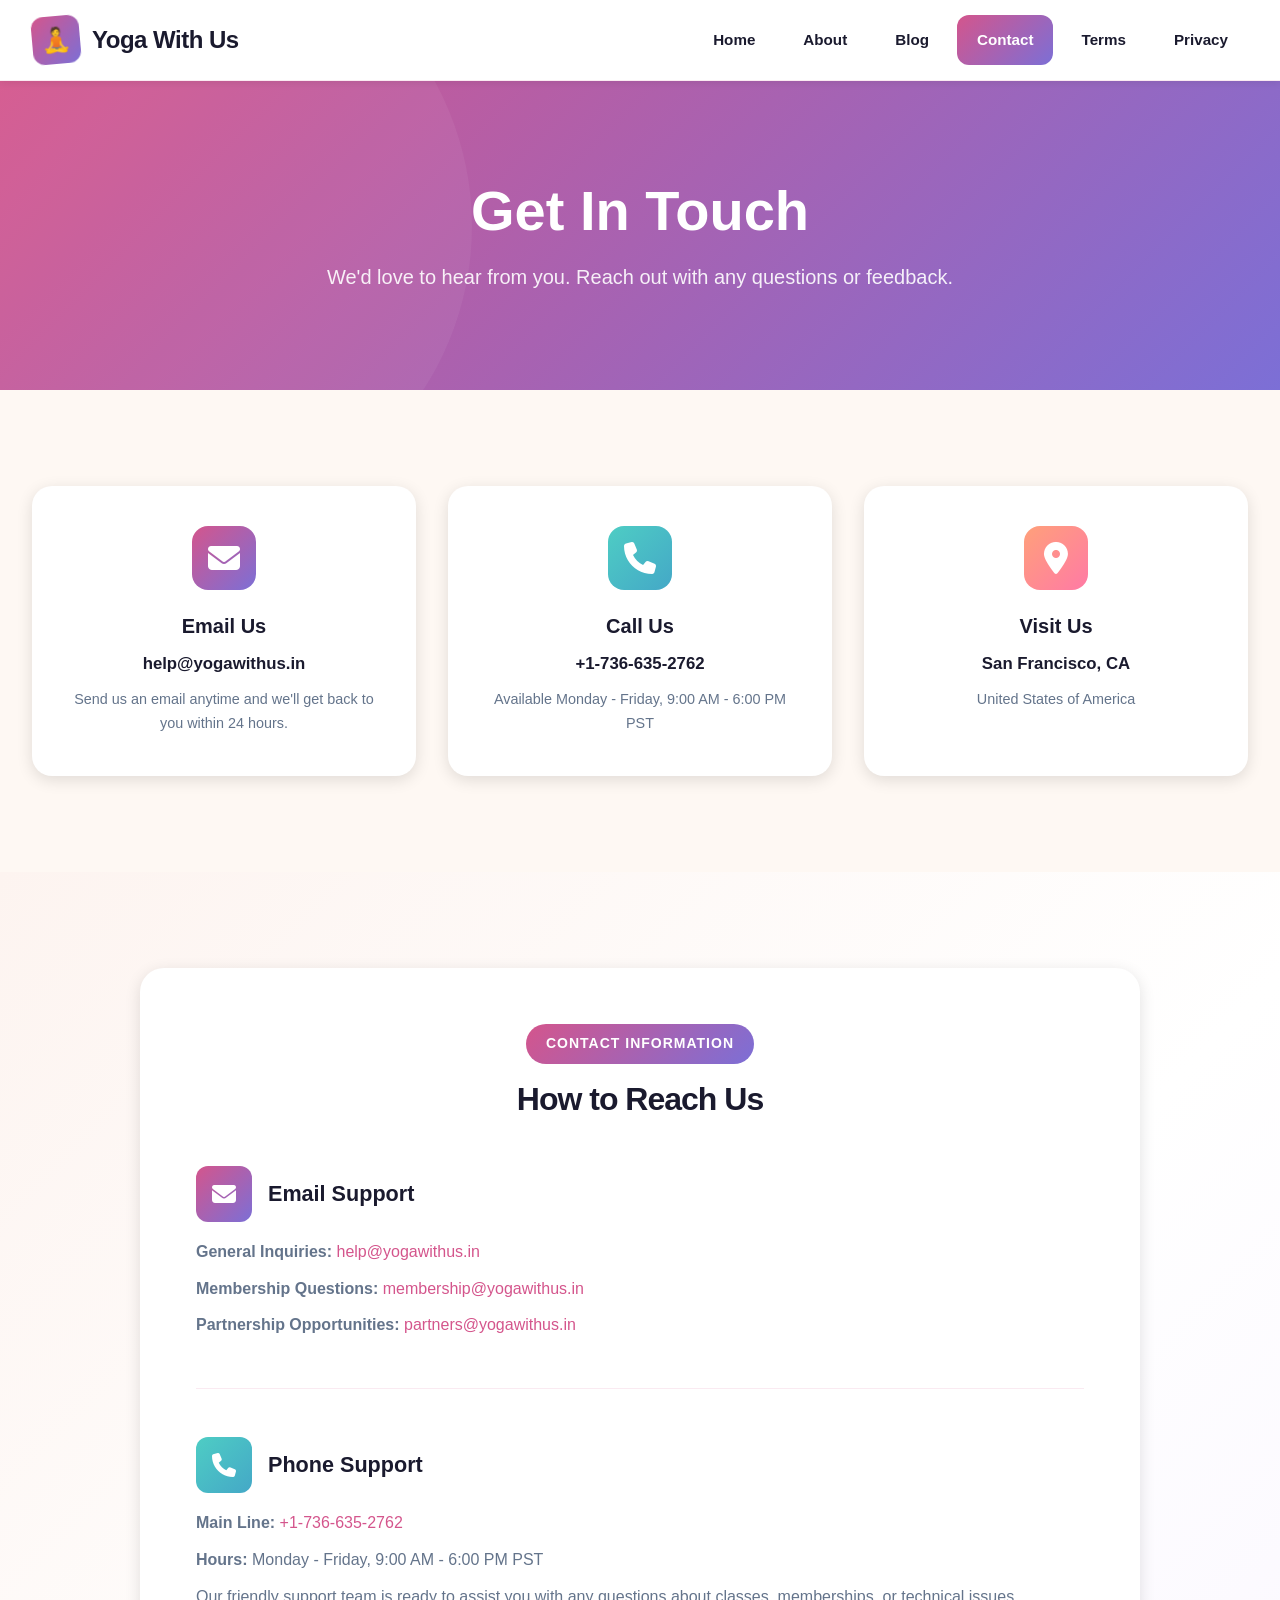
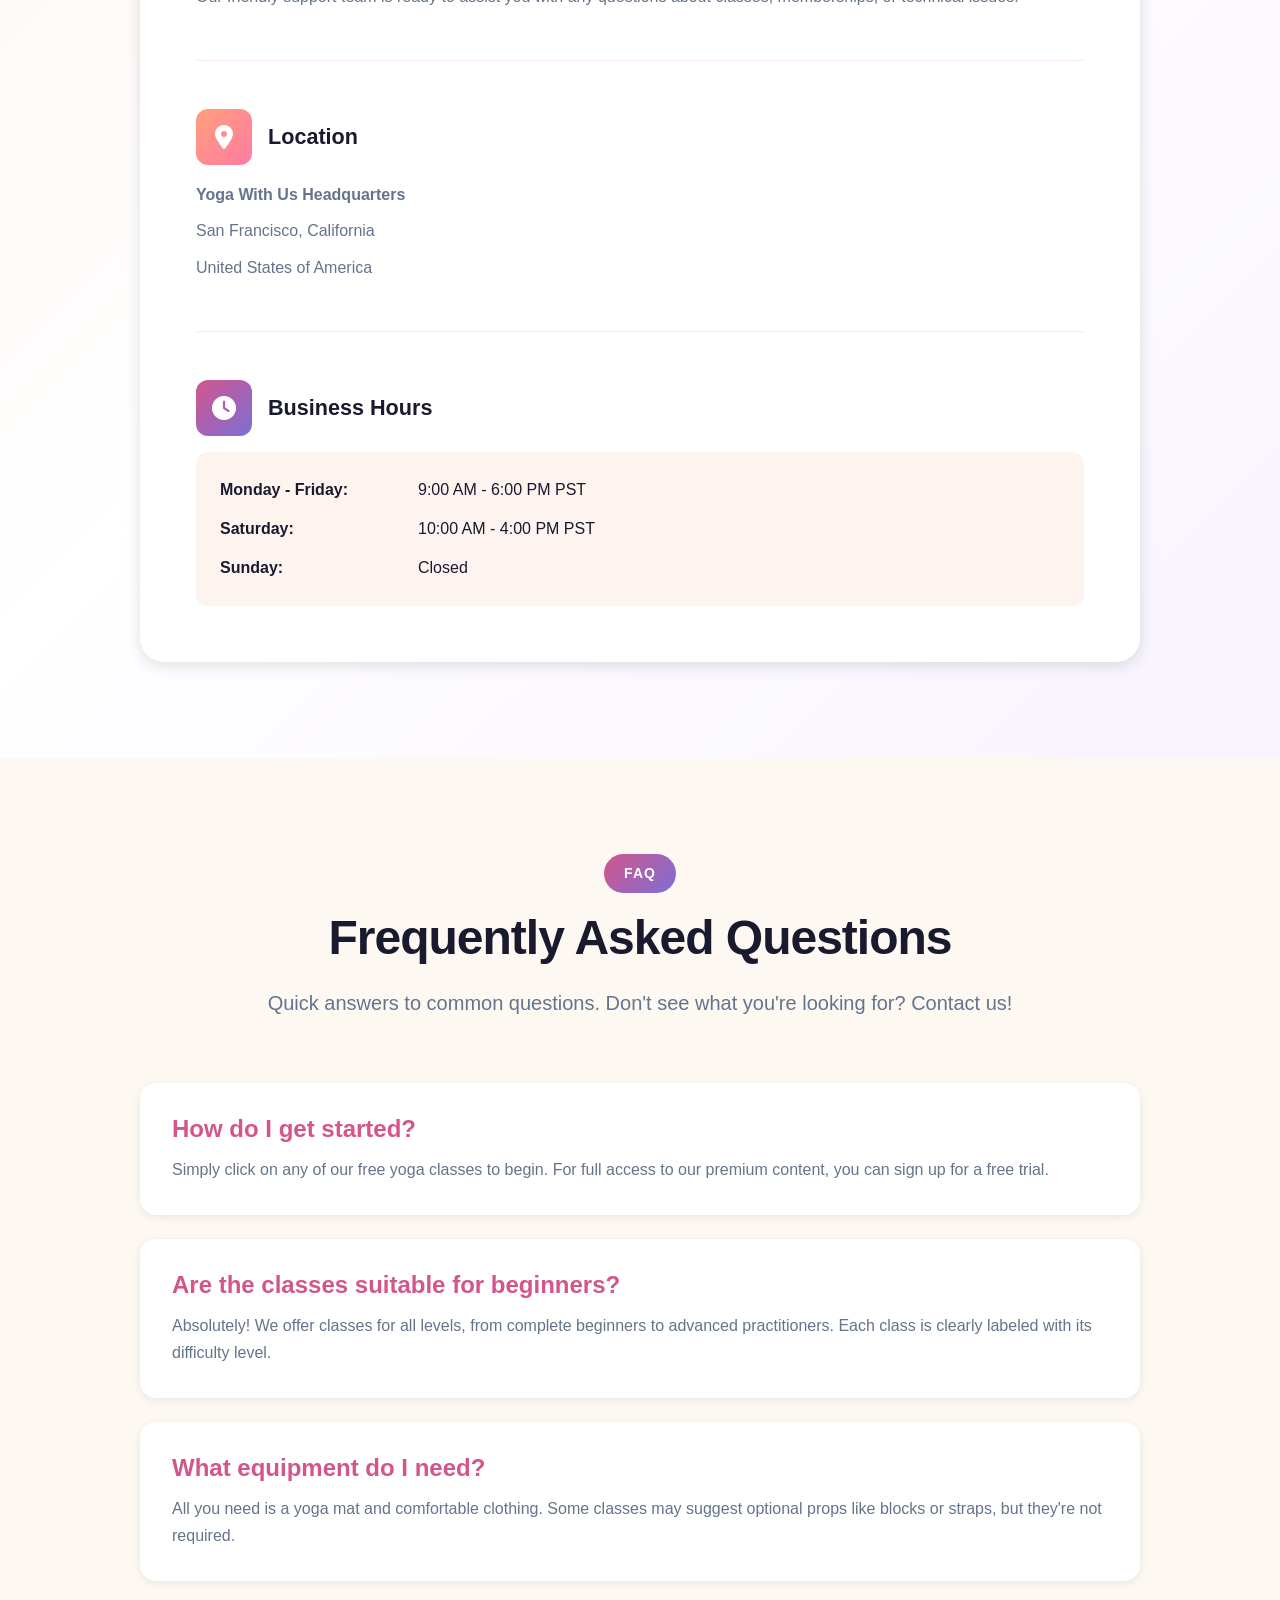
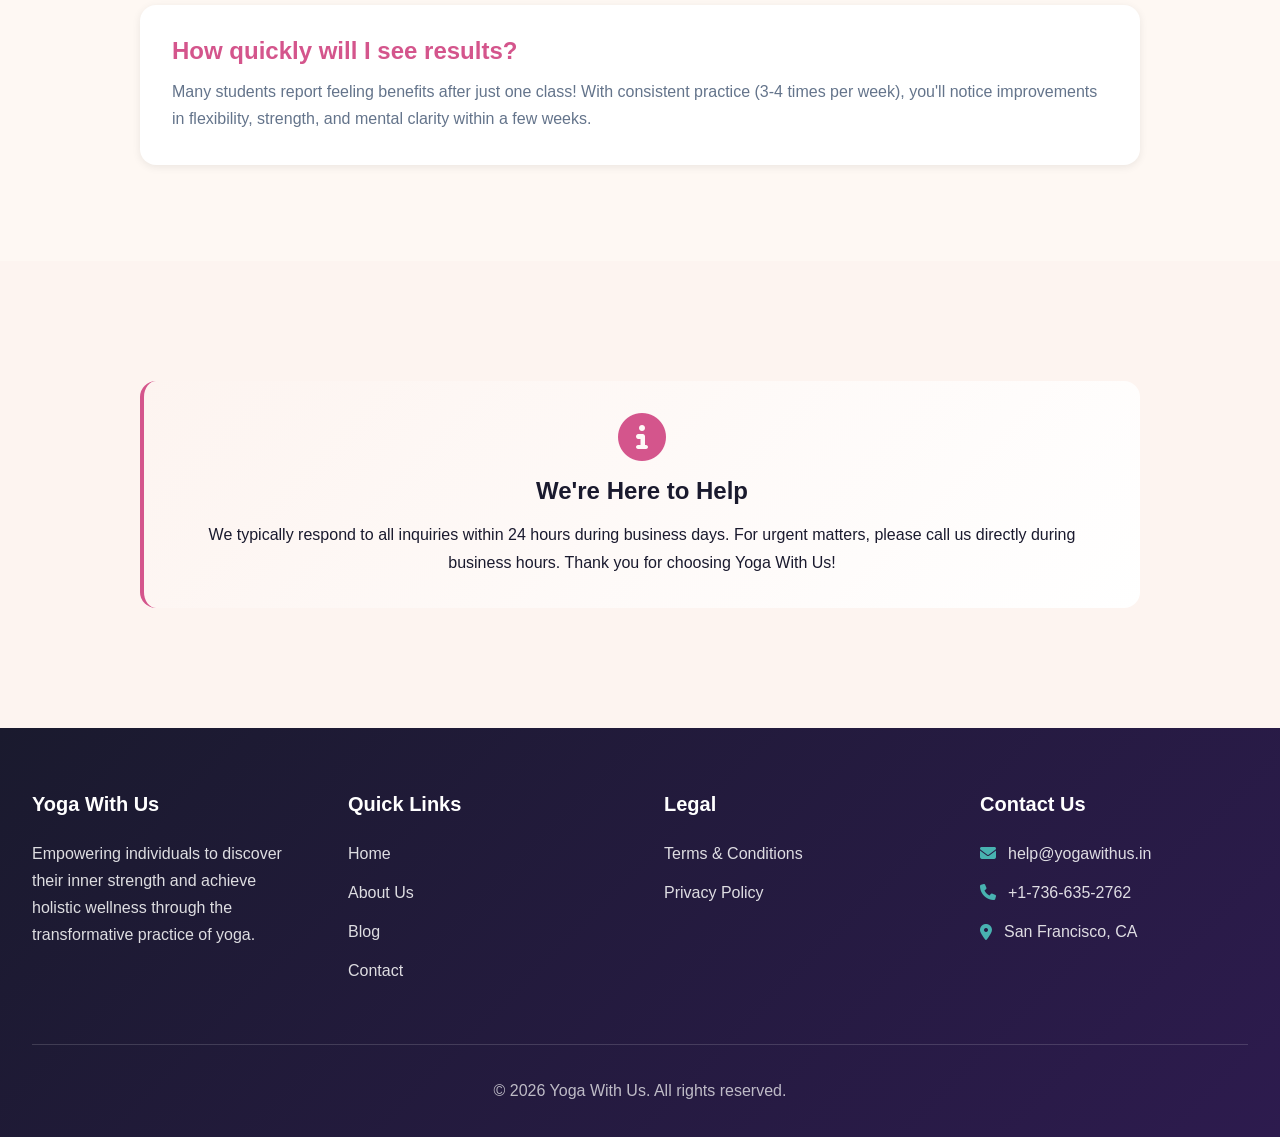
<file: contact.html>
<!DOCTYPE html>
<html lang="en">
<head>
    <meta charset="UTF-8">
    <meta name="viewport" content="width=device-width, initial-scale=1.0">
    <title>Contact Us - Yoga With Us</title>
    <link rel="stylesheet" href="styles.css">
    <link rel="stylesheet" href="https://cdnjs.cloudflare.com/ajax/libs/font-awesome/6.4.0/css/all.min.css">
</head>
<body>
    <!-- Navigation -->
    <nav class="navbar">
        <div class="nav-container">
            <a href="index.html" class="logo">
                <div class="logo-icon">🧘</div>
                <span>Yoga With Us</span>
            </a>
            <div class="nav-menu" id="navMenu">
                <a href="index.html" class="nav-link">Home</a>
                <a href="about.html" class="nav-link">About</a>
                <a href="blog.html" class="nav-link">Blog</a>
                <a href="contact.html" class="nav-link active">Contact</a>
                <a href="terms.html" class="nav-link">Terms</a>
                <a href="privacy.html" class="nav-link">Privacy</a>
            </div>
            <button class="mobile-menu-btn" id="mobileMenuBtn">
                <i class="fas fa-bars"></i>
            </button>
        </div>
    </nav>

    <!-- Hero Section -->
    <section class="page-header">
        <h1>Get In Touch</h1>
        <p>We'd love to hear from you. Reach out with any questions or feedback.</p>
    </section>

    <!-- Contact Cards -->
    <section class="section">
        <div class="container">
            <div class="grid grid-3">
                <div class="contact-card">
                    <div class="contact-card-icon">
                        <i class="fas fa-envelope"></i>
                    </div>
                    <h3>Email Us</h3>
                    <p class="value">help@yogawithus.in</p>
                    <p class="description">Send us an email anytime and we'll get back to you within 24 hours.</p>
                </div>
                <div class="contact-card">
                    <div class="contact-card-icon" style="background: var(--gradient-2);">
                        <i class="fas fa-phone"></i>
                    </div>
                    <h3>Call Us</h3>
                    <p class="value">+1-736-635-2762</p>
                    <p class="description">Available Monday - Friday, 9:00 AM - 6:00 PM PST</p>
                </div>
                <div class="contact-card">
                    <div class="contact-card-icon" style="background: var(--gradient-3);">
                        <i class="fas fa-map-marker-alt"></i>
                    </div>
                    <h3>Visit Us</h3>
                    <p class="value">San Francisco, CA</p>
                    <p class="description">United States of America</p>
                </div>
            </div>
        </div>
    </section>

    <!-- Detailed Contact Info -->
    <section class="section section-gradient">
        <div class="container-narrow">
            <div class="content-box">
                <div class="section-header" style="margin-bottom: 3rem;">
                    <span class="section-badge">Contact Information</span>
                    <h2>How to Reach Us</h2>
                </div>

                <div style="margin-bottom: 3rem;">
                    <div style="display: flex; align-items: center; gap: 1rem; margin-bottom: 1rem;">
                        <div style="width: 3.5rem; height: 3.5rem; background: var(--gradient-1); border-radius: 0.75rem; display: flex; align-items: center; justify-content: center; color: white; font-size: 1.5rem;">
                            <i class="fas fa-envelope"></i>
                        </div>
                        <div>
                            <h3 style="margin: 0;">Email Support</h3>
                        </div>
                    </div>
                    <p style="margin-bottom: 0.5rem;"><strong>General Inquiries:</strong> <a href="mailto:help@yogawithus.in" style="color: var(--primary); text-decoration: none;">help@yogawithus.in</a></p>
                    <p style="margin-bottom: 0.5rem;"><strong>Membership Questions:</strong> <a href="mailto:membership@yogawithus.in" style="color: var(--primary); text-decoration: none;">membership@yogawithus.in</a></p>
                    <p><strong>Partnership Opportunities:</strong> <a href="mailto:partners@yogawithus.in" style="color: var(--primary); text-decoration: none;">partners@yogawithus.in</a></p>
                </div>

                <div style="margin-bottom: 3rem; padding-top: 3rem; border-top: 1px solid var(--border);">
                    <div style="display: flex; align-items: center; gap: 1rem; margin-bottom: 1rem;">
                        <div style="width: 3.5rem; height: 3.5rem; background: var(--gradient-2); border-radius: 0.75rem; display: flex; align-items: center; justify-content: center; color: white; font-size: 1.5rem;">
                            <i class="fas fa-phone"></i>
                        </div>
                        <div>
                            <h3 style="margin: 0;">Phone Support</h3>
                        </div>
                    </div>
                    <p style="margin-bottom: 0.5rem;"><strong>Main Line:</strong> <a href="tel:+17366352762" style="color: var(--primary); text-decoration: none;">+1-736-635-2762</a></p>
                    <p style="margin-bottom: 0.5rem;"><strong>Hours:</strong> Monday - Friday, 9:00 AM - 6:00 PM PST</p>
                    <p>Our friendly support team is ready to assist you with any questions about classes, memberships, or technical issues.</p>
                </div>

                <div style="margin-bottom: 3rem; padding-top: 3rem; border-top: 1px solid var(--border);">
                    <div style="display: flex; align-items: center; gap: 1rem; margin-bottom: 1rem;">
                        <div style="width: 3.5rem; height: 3.5rem; background: var(--gradient-3); border-radius: 0.75rem; display: flex; align-items: center; justify-content: center; color: white; font-size: 1.5rem;">
                            <i class="fas fa-map-marker-alt"></i>
                        </div>
                        <div>
                            <h3 style="margin: 0;">Location</h3>
                        </div>
                    </div>
                    <p style="margin-bottom: 0.5rem;"><strong>Yoga With Us Headquarters</strong></p>
                    <p style="margin-bottom: 0.5rem;">San Francisco, California</p>
                    <p>United States of America</p>
                </div>

                <div style="padding-top: 3rem; border-top: 1px solid var(--border);">
                    <div style="display: flex; align-items: center; gap: 1rem; margin-bottom: 1rem;">
                        <div style="width: 3.5rem; height: 3.5rem; background: var(--gradient-1); border-radius: 0.75rem; display: flex; align-items: center; justify-content: center; color: white; font-size: 1.5rem;">
                            <i class="fas fa-clock"></i>
                        </div>
                        <div>
                            <h3 style="margin: 0;">Business Hours</h3>
                        </div>
                    </div>
                    <div style="background: var(--muted); padding: 1.5rem; border-radius: 0.75rem; margin-top: 1rem;">
                        <div style="display: grid; grid-template-columns: 1fr 1fr; gap: 0.75rem; max-width: 24rem;">
                            <span style="font-weight: 600;">Monday - Friday:</span>
                            <span>9:00 AM - 6:00 PM PST</span>
                            <span style="font-weight: 600;">Saturday:</span>
                            <span>10:00 AM - 4:00 PM PST</span>
                            <span style="font-weight: 600;">Sunday:</span>
                            <span>Closed</span>
                        </div>
                    </div>
                </div>
            </div>
        </div>
    </section>

    <!-- FAQ Section -->
    <section class="section">
        <div class="container-narrow">
            <div class="section-header">
                <span class="section-badge">FAQ</span>
                <h2>Frequently Asked Questions</h2>
                <p>Quick answers to common questions. Don't see what you're looking for? Contact us!</p>
            </div>
            <div style="display: flex; flex-direction: column; gap: 1.5rem;">
                <div style="background: white; padding: 2rem; border-radius: 1rem; box-shadow: var(--shadow-sm);">
                    <h3 style="margin-bottom: 0.75rem; color: var(--primary);">How do I get started?</h3>
                    <p style="margin: 0; color: var(--muted-foreground);">Simply click on any of our free yoga classes to begin. For full access to our premium content, you can sign up for a free trial.</p>
                </div>
                <div style="background: white; padding: 2rem; border-radius: 1rem; box-shadow: var(--shadow-sm);">
                    <h3 style="margin-bottom: 0.75rem; color: var(--primary);">Are the classes suitable for beginners?</h3>
                    <p style="margin: 0; color: var(--muted-foreground);">Absolutely! We offer classes for all levels, from complete beginners to advanced practitioners. Each class is clearly labeled with its difficulty level.</p>
                </div>
                <div style="background: white; padding: 2rem; border-radius: 1rem; box-shadow: var(--shadow-sm);">
                    <h3 style="margin-bottom: 0.75rem; color: var(--primary);">What equipment do I need?</h3>
                    <p style="margin: 0; color: var(--muted-foreground);">All you need is a yoga mat and comfortable clothing. Some classes may suggest optional props like blocks or straps, but they're not required.</p>
                </div>
                <div style="background: white; padding: 2rem; border-radius: 1rem; box-shadow: var(--shadow-sm);">
                    <h3 style="margin-bottom: 0.75rem; color: var(--primary);">How quickly will I see results?</h3>
                    <p style="margin: 0; color: var(--muted-foreground);">Many students report feeling benefits after just one class! With consistent practice (3-4 times per week), you'll notice improvements in flexibility, strength, and mental clarity within a few weeks.</p>
                </div>
            </div>
        </div>
    </section>

    <!-- Response Notice -->
    <section class="section section-alt">
        <div class="container-narrow">
            <div class="info-box" style="text-align: center;">
                <i class="fas fa-info-circle" style="font-size: 3rem; color: var(--primary); margin-bottom: 1rem; display: block;"></i>
                <h3 style="font-size: 1.5rem; margin-bottom: 1rem;">We're Here to Help</h3>
                <p style="margin: 0;">We typically respond to all inquiries within 24 hours during business days. For urgent matters, please call us directly during business hours. Thank you for choosing Yoga With Us!</p>
            </div>
        </div>
    </section>

    <!-- Footer -->
    <footer class="footer">
        <div class="footer-grid">
            <div class="footer-col">
                <h3>Yoga With Us</h3>
                <p>Empowering individuals to discover their inner strength and achieve holistic wellness through the transformative practice of yoga.</p>
            </div>
            <div class="footer-col">
                <h3>Quick Links</h3>
                <ul>
                    <li><a href="index.html">Home</a></li>
                    <li><a href="about.html">About Us</a></li>
                    <li><a href="blog.html">Blog</a></li>
                    <li><a href="contact.html">Contact</a></li>
                </ul>
            </div>
            <div class="footer-col">
                <h3>Legal</h3>
                <ul>
                    <li><a href="terms.html">Terms & Conditions</a></li>
                    <li><a href="privacy.html">Privacy Policy</a></li>
                </ul>
            </div>
            <div class="footer-col">
                <h3>Contact Us</h3>
                <ul class="contact-list">
                    <li><i class="fas fa-envelope"></i> help@yogawithus.in</li>
                    <li><i class="fas fa-phone"></i> +1-736-635-2762</li>
                    <li><i class="fas fa-map-marker-alt"></i> San Francisco, CA</li>
                </ul>
            </div>
        </div>
        <div class="footer-bottom">
            <p>&copy; <span id="currentYear"></span> Yoga With Us. All rights reserved.</p>
        </div>
    </footer>

    <script src="script.js"></script>
</body>
</html>
</file>
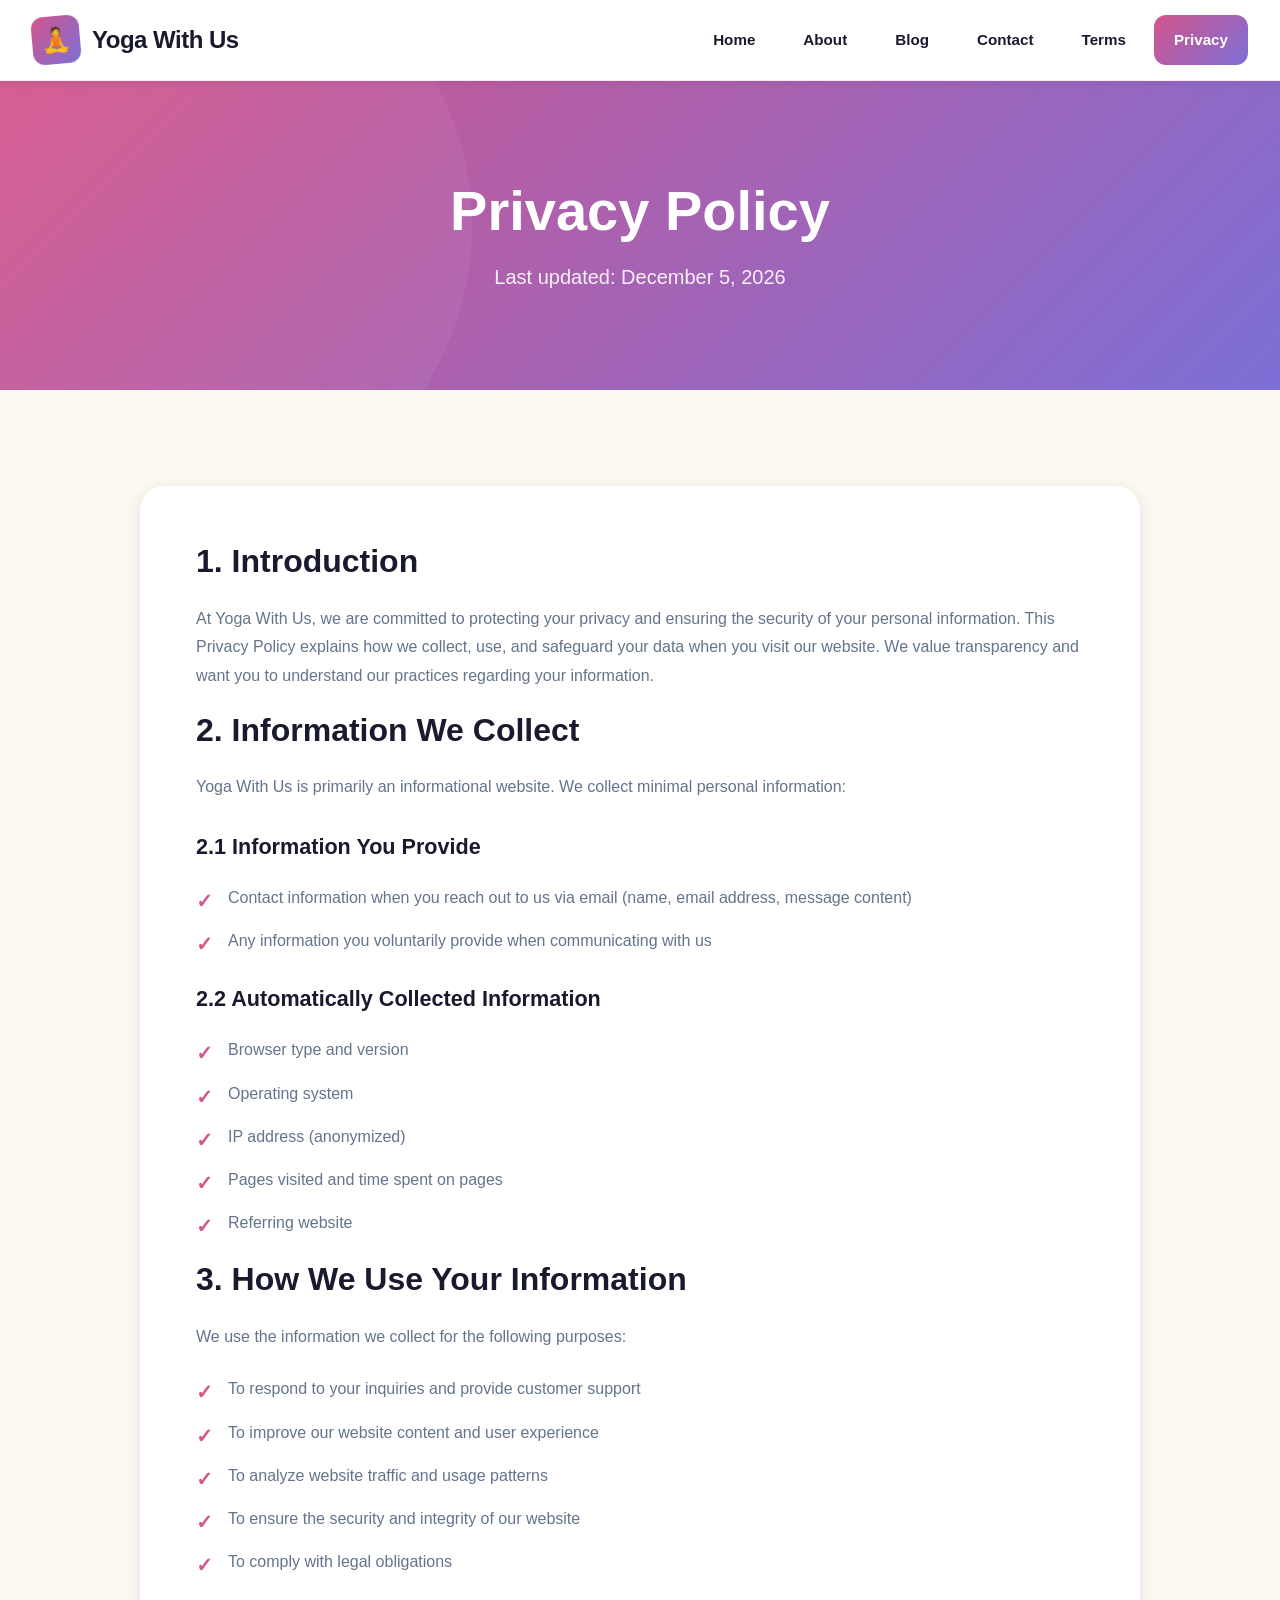
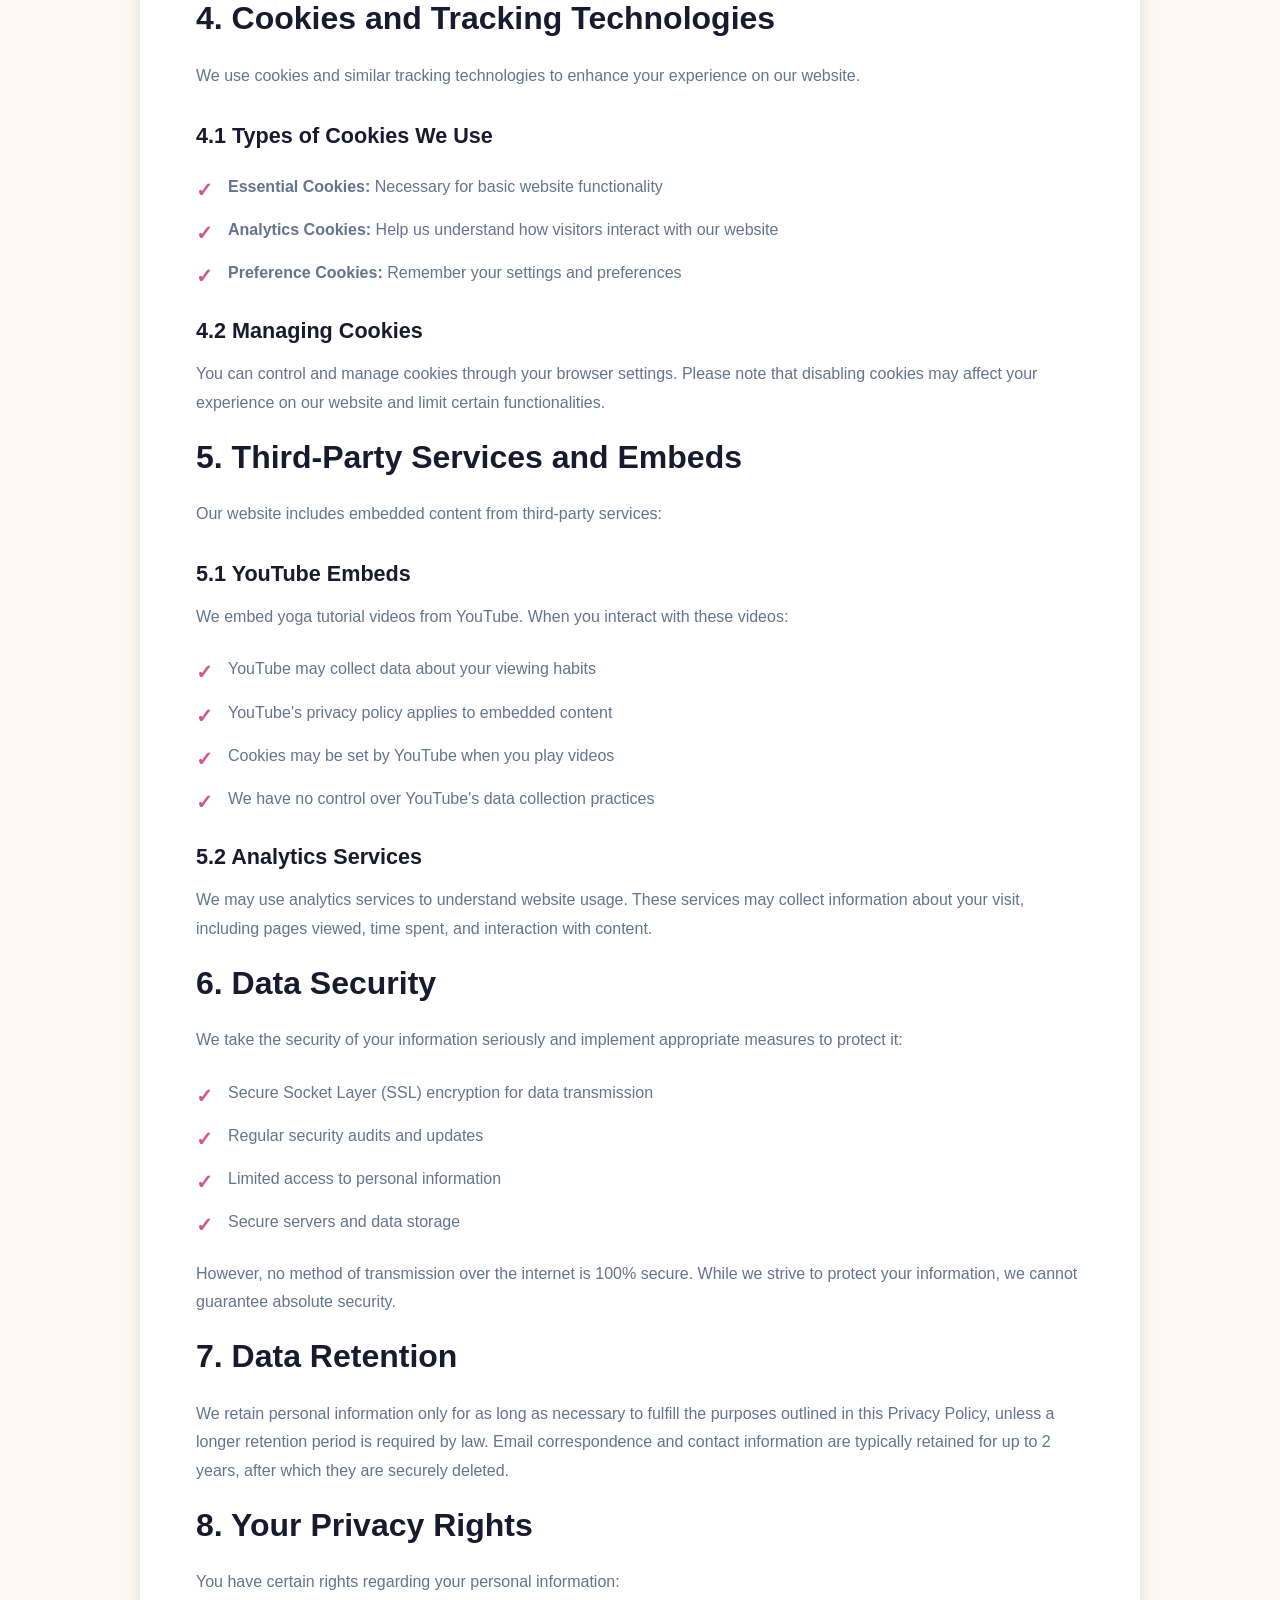
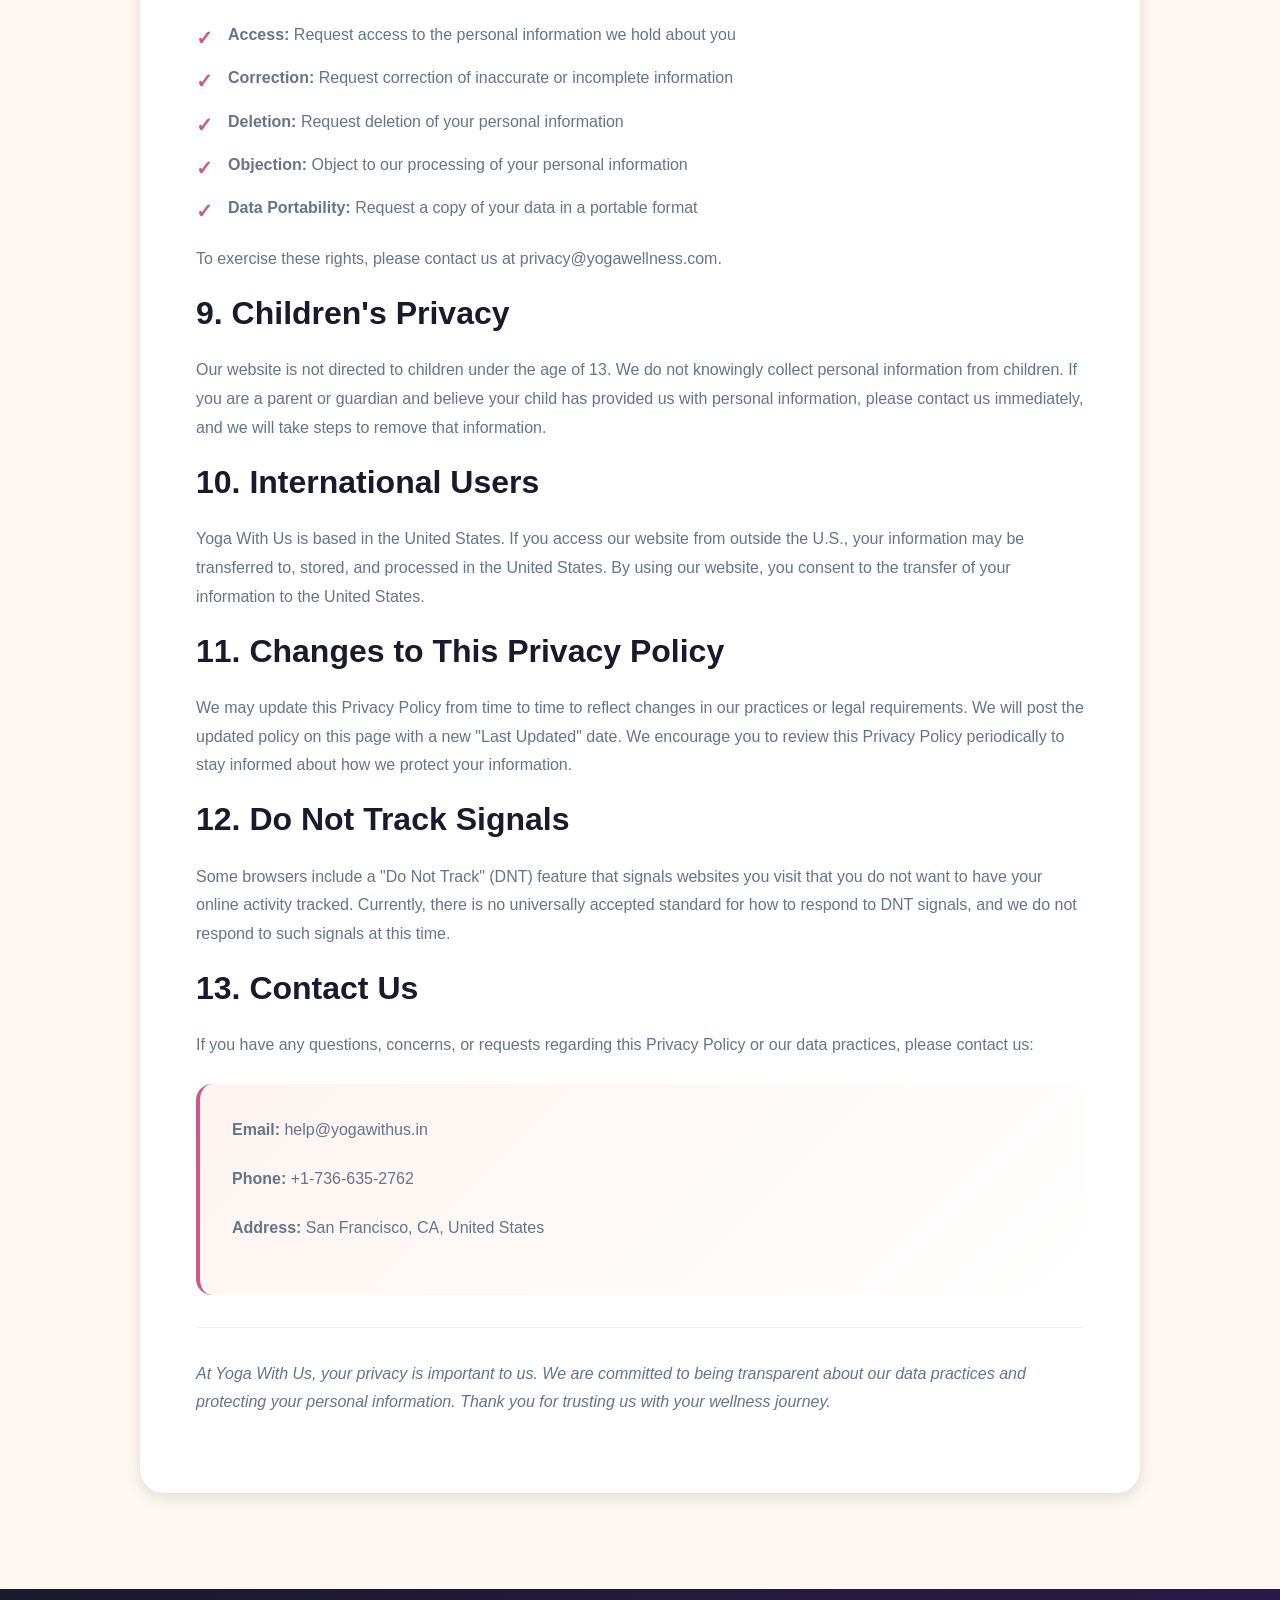
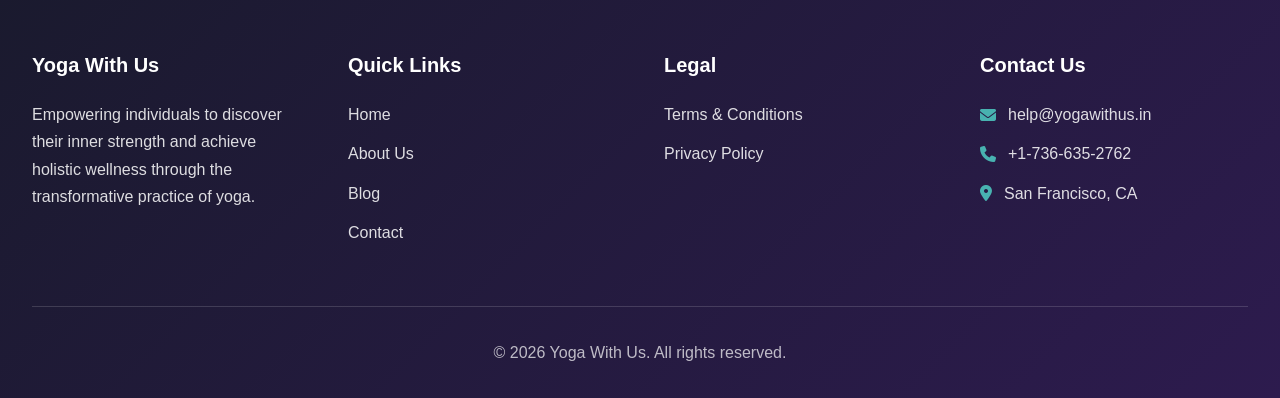
<file: privacy.html>
<!DOCTYPE html>
<html lang="en">
<head>
    <meta charset="UTF-8">
    <meta name="viewport" content="width=device-width, initial-scale=1.0">
    <title>Privacy Policy - Yoga With Us</title>
    <link rel="stylesheet" href="styles.css">
    <link rel="stylesheet" href="https://cdnjs.cloudflare.com/ajax/libs/font-awesome/6.4.0/css/all.min.css">
</head>
<body>
    <!-- Navigation -->
    <nav class="navbar">
        <div class="nav-container">
            <a href="index.html" class="logo">
                <div class="logo-icon">🧘</div>
                <span>Yoga With Us</span>
            </a>
            <div class="nav-menu" id="navMenu">
                <a href="index.html" class="nav-link">Home</a>
                <a href="about.html" class="nav-link">About</a>
                <a href="blog.html" class="nav-link">Blog</a>
                <a href="contact.html" class="nav-link">Contact</a>
                <a href="terms.html" class="nav-link">Terms</a>
                <a href="privacy.html" class="nav-link active">Privacy</a>
            </div>
            <button class="mobile-menu-btn" id="mobileMenuBtn">
                <i class="fas fa-bars"></i>
            </button>
        </div>
    </nav>

    <!-- Hero Section -->
    <section class="page-header">
        <h1>Privacy Policy</h1>
        <p>Last updated: <span id="lastUpdated"></span></p>
    </section>

    <!-- Content -->
    <section class="section">
        <div class="container-narrow">
            <div class="content-box">
                <h2>1. Introduction</h2>
                <p>At Yoga With Us, we are committed to protecting your privacy and ensuring the security of your personal information. This Privacy Policy explains how we collect, use, and safeguard your data when you visit our website. We value transparency and want you to understand our practices regarding your information.</p>

                <h2>2. Information We Collect</h2>
                <p>Yoga With Us is primarily an informational website. We collect minimal personal information:</p>
                
                <h3>2.1 Information You Provide</h3>
                <ul>
                    <li>Contact information when you reach out to us via email (name, email address, message content)</li>
                    <li>Any information you voluntarily provide when communicating with us</li>
                </ul>

                <h3>2.2 Automatically Collected Information</h3>
                <ul>
                    <li>Browser type and version</li>
                    <li>Operating system</li>
                    <li>IP address (anonymized)</li>
                    <li>Pages visited and time spent on pages</li>
                    <li>Referring website</li>
                </ul>

                <h2>3. How We Use Your Information</h2>
                <p>We use the information we collect for the following purposes:</p>
                <ul>
                    <li>To respond to your inquiries and provide customer support</li>
                    <li>To improve our website content and user experience</li>
                    <li>To analyze website traffic and usage patterns</li>
                    <li>To ensure the security and integrity of our website</li>
                    <li>To comply with legal obligations</li>
                </ul>

                <h2>4. Cookies and Tracking Technologies</h2>
                <p>We use cookies and similar tracking technologies to enhance your experience on our website.</p>
                
                <h3>4.1 Types of Cookies We Use</h3>
                <ul>
                    <li><strong>Essential Cookies:</strong> Necessary for basic website functionality</li>
                    <li><strong>Analytics Cookies:</strong> Help us understand how visitors interact with our website</li>
                    <li><strong>Preference Cookies:</strong> Remember your settings and preferences</li>
                </ul>

                <h3>4.2 Managing Cookies</h3>
                <p>You can control and manage cookies through your browser settings. Please note that disabling cookies may affect your experience on our website and limit certain functionalities.</p>

                <h2>5. Third-Party Services and Embeds</h2>
                <p>Our website includes embedded content from third-party services:</p>
                
                <h3>5.1 YouTube Embeds</h3>
                <p>We embed yoga tutorial videos from YouTube. When you interact with these videos:</p>
                <ul>
                    <li>YouTube may collect data about your viewing habits</li>
                    <li>YouTube's privacy policy applies to embedded content</li>
                    <li>Cookies may be set by YouTube when you play videos</li>
                    <li>We have no control over YouTube's data collection practices</li>
                </ul>

                <h3>5.2 Analytics Services</h3>
                <p>We may use analytics services to understand website usage. These services may collect information about your visit, including pages viewed, time spent, and interaction with content.</p>

                <h2>6. Data Security</h2>
                <p>We take the security of your information seriously and implement appropriate measures to protect it:</p>
                <ul>
                    <li>Secure Socket Layer (SSL) encryption for data transmission</li>
                    <li>Regular security audits and updates</li>
                    <li>Limited access to personal information</li>
                    <li>Secure servers and data storage</li>
                </ul>
                <p>However, no method of transmission over the internet is 100% secure. While we strive to protect your information, we cannot guarantee absolute security.</p>

                <h2>7. Data Retention</h2>
                <p>We retain personal information only for as long as necessary to fulfill the purposes outlined in this Privacy Policy, unless a longer retention period is required by law. Email correspondence and contact information are typically retained for up to 2 years, after which they are securely deleted.</p>

                <h2>8. Your Privacy Rights</h2>
                <p>You have certain rights regarding your personal information:</p>
                <ul>
                    <li><strong>Access:</strong> Request access to the personal information we hold about you</li>
                    <li><strong>Correction:</strong> Request correction of inaccurate or incomplete information</li>
                    <li><strong>Deletion:</strong> Request deletion of your personal information</li>
                    <li><strong>Objection:</strong> Object to our processing of your personal information</li>
                    <li><strong>Data Portability:</strong> Request a copy of your data in a portable format</li>
                </ul>
                <p>To exercise these rights, please contact us at privacy@yogawellness.com.</p>

                <h2>9. Children's Privacy</h2>
                <p>Our website is not directed to children under the age of 13. We do not knowingly collect personal information from children. If you are a parent or guardian and believe your child has provided us with personal information, please contact us immediately, and we will take steps to remove that information.</p>

                <h2>10. International Users</h2>
                <p>Yoga With Us is based in the United States. If you access our website from outside the U.S., your information may be transferred to, stored, and processed in the United States. By using our website, you consent to the transfer of your information to the United States.</p>

                <h2>11. Changes to This Privacy Policy</h2>
                <p>We may update this Privacy Policy from time to time to reflect changes in our practices or legal requirements. We will post the updated policy on this page with a new "Last Updated" date. We encourage you to review this Privacy Policy periodically to stay informed about how we protect your information.</p>

                <h2>12. Do Not Track Signals</h2>
                <p>Some browsers include a "Do Not Track" (DNT) feature that signals websites you visit that you do not want to have your online activity tracked. Currently, there is no universally accepted standard for how to respond to DNT signals, and we do not respond to such signals at this time.</p>

                <h2>13. Contact Us</h2>
                <p>If you have any questions, concerns, or requests regarding this Privacy Policy or our data practices, please contact us:</p>
                <div class="info-box">
                    <p><strong>Email:</strong> help@yogawithus.in</p>
                    <p><strong>Phone:</strong> +1-736-635-2762</p>
                    <p><strong>Address:</strong> San Francisco, CA, United States</p>
                </div>

                <div style="border-top: 1px solid var(--border); padding-top: 2rem; margin-top: 2rem;">
                    <p style="font-style: italic;">At Yoga With Us, your privacy is important to us. We are committed to being transparent about our data practices and protecting your personal information. Thank you for trusting us with your wellness journey.</p>
                </div>
            </div>
        </div>
    </section>

    <!-- Footer -->
    <footer class="footer">
        <div class="footer-grid">
            <div class="footer-col">
                <h3>Yoga With Us</h3>
                <p>Empowering individuals to discover their inner strength and achieve holistic wellness through the transformative practice of yoga.</p>
            </div>
            <div class="footer-col">
                <h3>Quick Links</h3>
                <ul>
                    <li><a href="index.html">Home</a></li>
                    <li><a href="about.html">About Us</a></li>
                    <li><a href="blog.html">Blog</a></li>
                    <li><a href="contact.html">Contact</a></li>
                </ul>
            </div>
            <div class="footer-col">
                <h3>Legal</h3>
                <ul>
                    <li><a href="terms.html">Terms & Conditions</a></li>
                    <li><a href="privacy.html">Privacy Policy</a></li>
                </ul>
            </div>
            <div class="footer-col">
                <h3>Contact Us</h3>
                <ul class="contact-list">
                    <li><i class="fas fa-envelope"></i> help@yogawithus.in</li>
                    <li><i class="fas fa-phone"></i> +1-736-635-2762</li>
                    <li><i class="fas fa-map-marker-alt"></i> San Francisco, CA</li>
                </ul>
            </div>
        </div>
        <div class="footer-bottom">
            <p>&copy; <span id="currentYear"></span> Yoga With Us. All rights reserved.</p>
        </div>
    </footer>

    <script src="script.js"></script>
    <script>
        document.getElementById('lastUpdated').textContent = new Date().toLocaleDateString('en-US', { 
            month: 'long', 
            day: 'numeric', 
            year: 'numeric' 
        });
    </script>
</body>
</html>
</file>
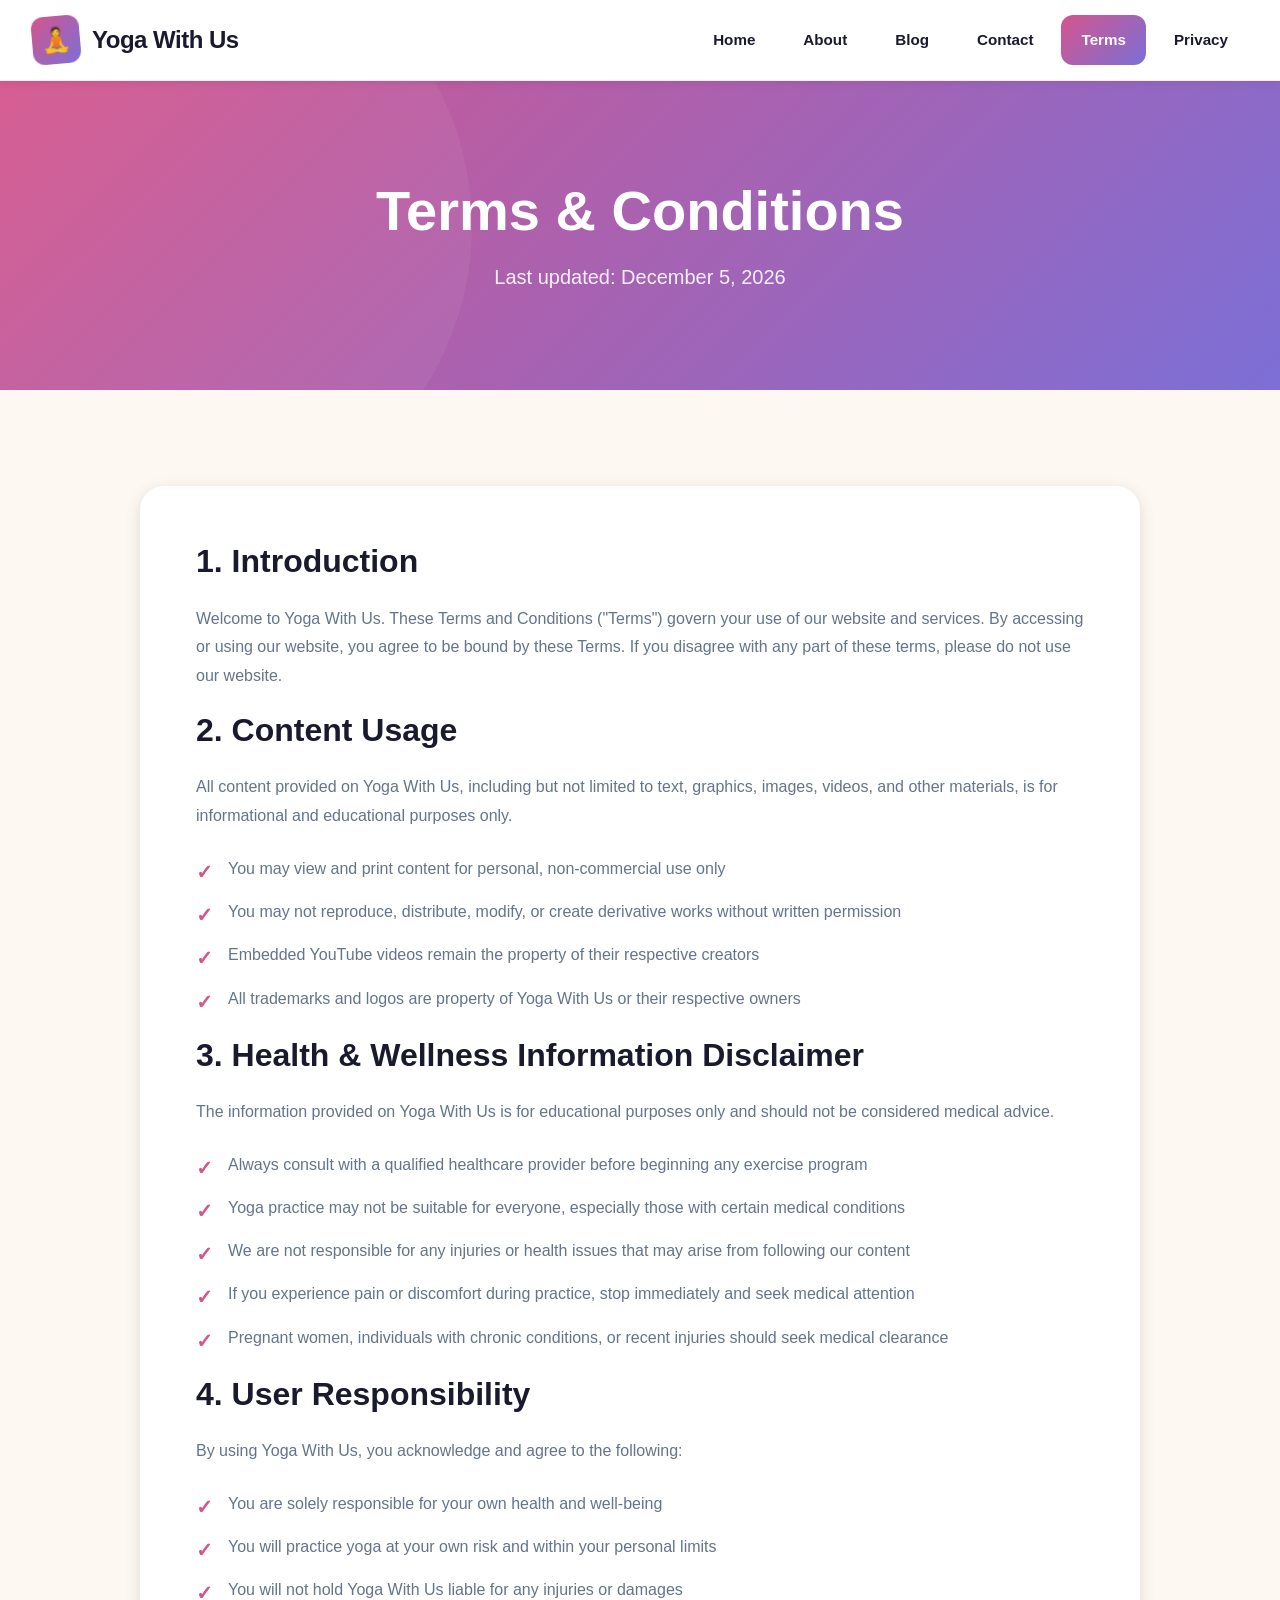
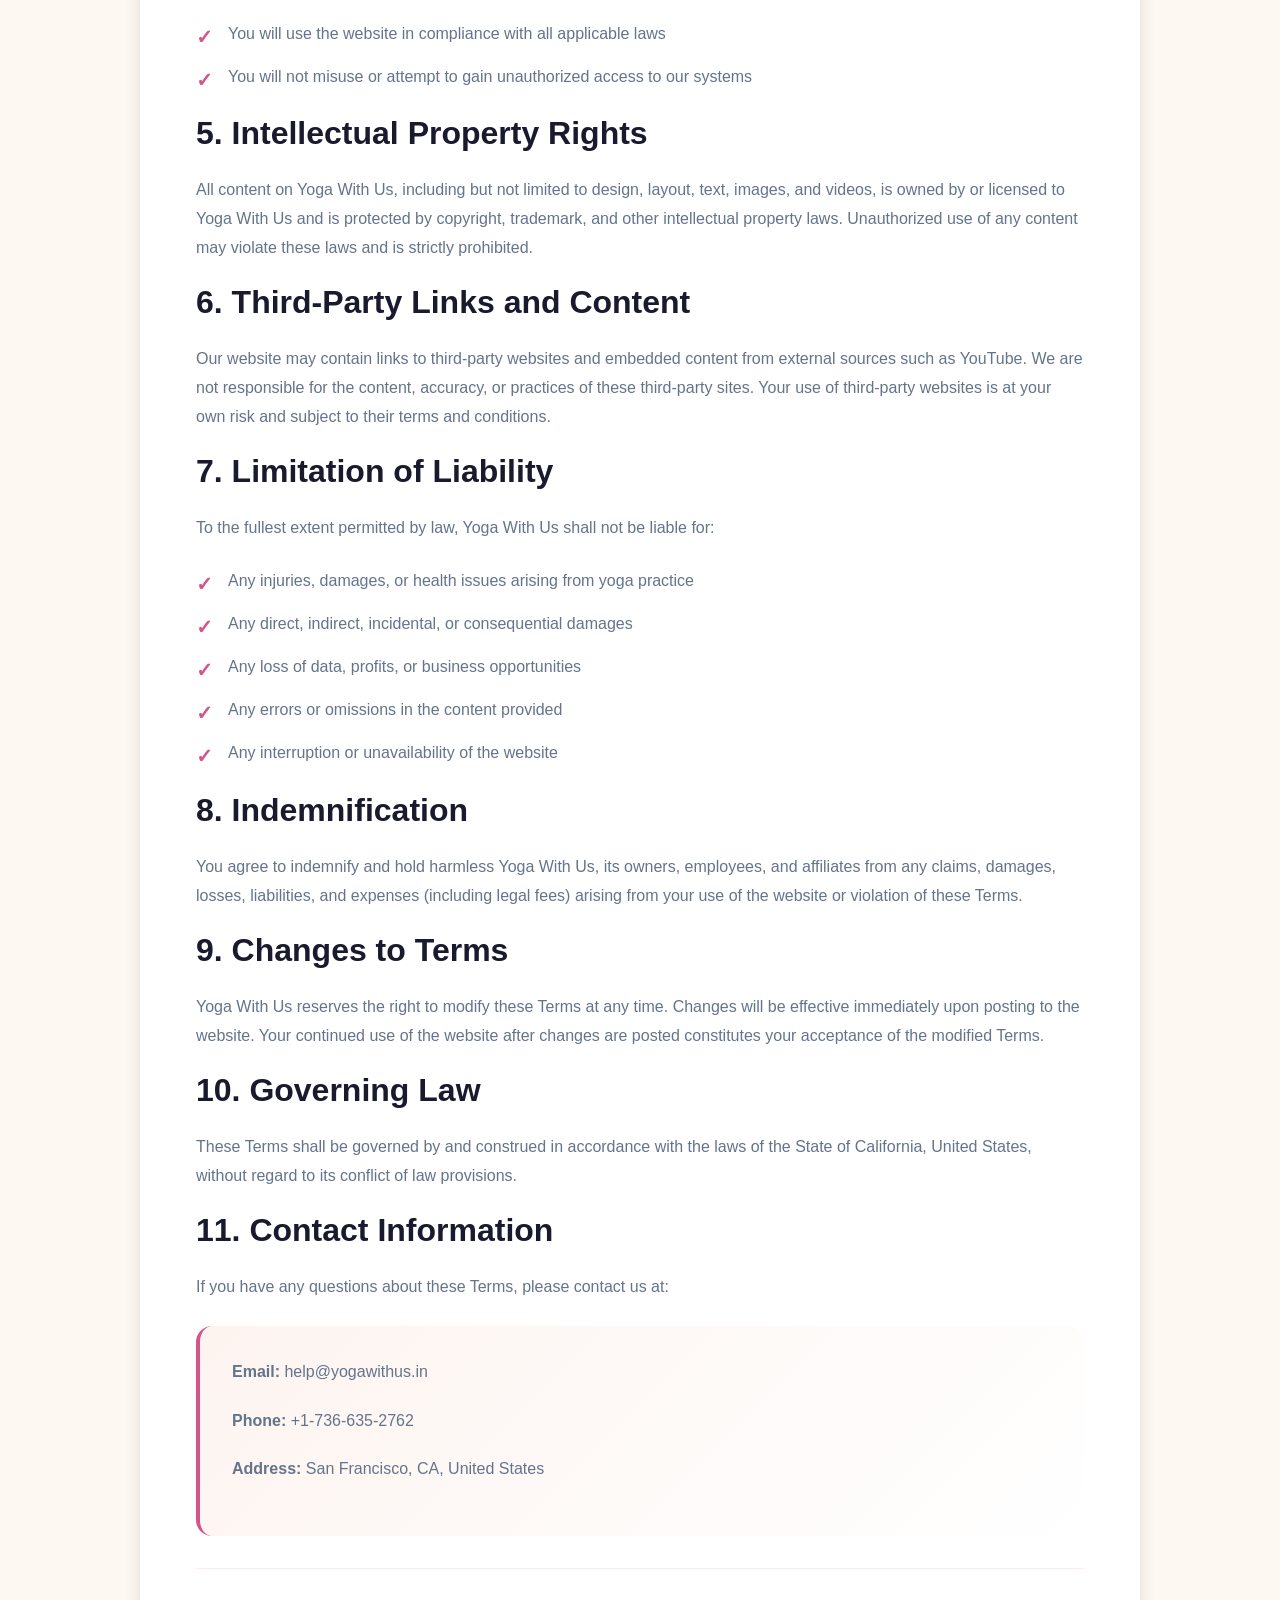
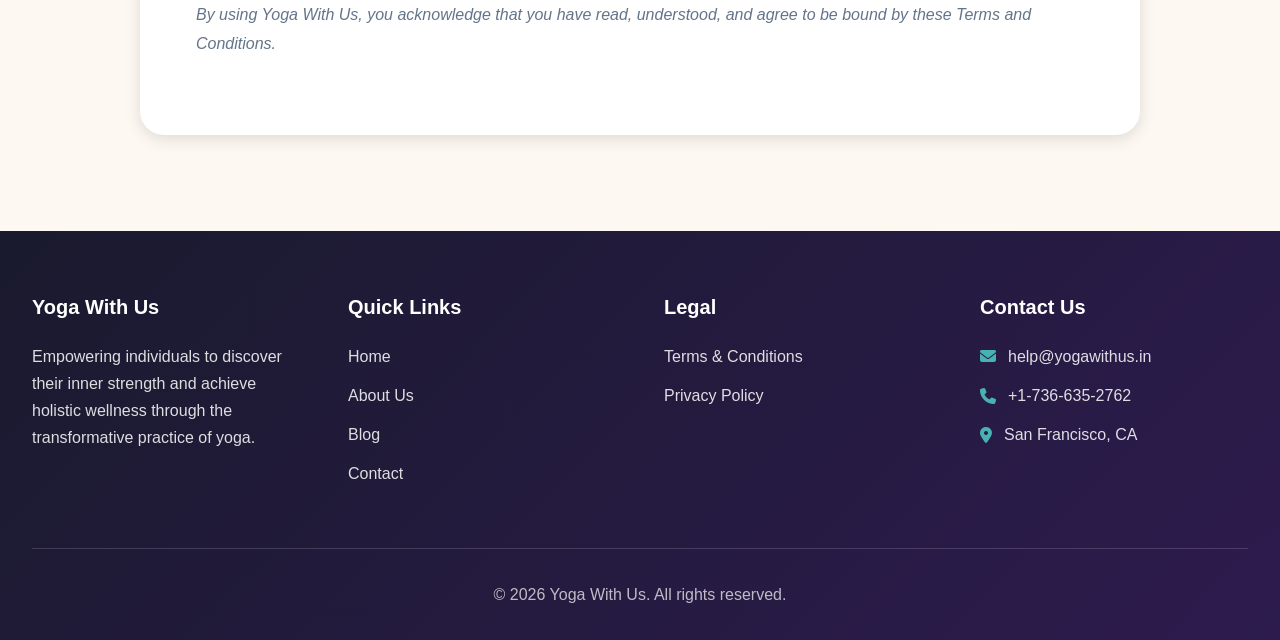
<file: terms.html>
<!DOCTYPE html>
<html lang="en">
<head>
    <meta charset="UTF-8">
    <meta name="viewport" content="width=device-width, initial-scale=1.0">
    <title>Terms & Conditions - Yoga With Us</title>
    <link rel="stylesheet" href="styles.css">
    <link rel="stylesheet" href="https://cdnjs.cloudflare.com/ajax/libs/font-awesome/6.4.0/css/all.min.css">
</head>
<body>
    <!-- Navigation -->
    <nav class="navbar">
        <div class="nav-container">
            <a href="index.html" class="logo">
                <div class="logo-icon">🧘</div>
                <span>Yoga With Us</span>
            </a>
            <div class="nav-menu" id="navMenu">
                <a href="index.html" class="nav-link">Home</a>
                <a href="about.html" class="nav-link">About</a>
                <a href="blog.html" class="nav-link">Blog</a>
                <a href="contact.html" class="nav-link">Contact</a>
                <a href="terms.html" class="nav-link active">Terms</a>
                <a href="privacy.html" class="nav-link">Privacy</a>
            </div>
            <button class="mobile-menu-btn" id="mobileMenuBtn">
                <i class="fas fa-bars"></i>
            </button>
        </div>
    </nav>

    <!-- Hero Section -->
    <section class="page-header">
        <h1>Terms & Conditions</h1>
        <p>Last updated: <span id="lastUpdated"></span></p>
    </section>

    <!-- Content -->
    <section class="section">
        <div class="container-narrow">
            <div class="content-box">
                <h2>1. Introduction</h2>
                <p>Welcome to Yoga With Us. These Terms and Conditions ("Terms") govern your use of our website and services. By accessing or using our website, you agree to be bound by these Terms. If you disagree with any part of these terms, please do not use our website.</p>

                <h2>2. Content Usage</h2>
                <p>All content provided on Yoga With Us, including but not limited to text, graphics, images, videos, and other materials, is for informational and educational purposes only.</p>
                <ul>
                    <li>You may view and print content for personal, non-commercial use only</li>
                    <li>You may not reproduce, distribute, modify, or create derivative works without written permission</li>
                    <li>Embedded YouTube videos remain the property of their respective creators</li>
                    <li>All trademarks and logos are property of Yoga With Us or their respective owners</li>
                </ul>

                <h2>3. Health & Wellness Information Disclaimer</h2>
                <p>The information provided on Yoga With Us is for educational purposes only and should not be considered medical advice.</p>
                <ul>
                    <li>Always consult with a qualified healthcare provider before beginning any exercise program</li>
                    <li>Yoga practice may not be suitable for everyone, especially those with certain medical conditions</li>
                    <li>We are not responsible for any injuries or health issues that may arise from following our content</li>
                    <li>If you experience pain or discomfort during practice, stop immediately and seek medical attention</li>
                    <li>Pregnant women, individuals with chronic conditions, or recent injuries should seek medical clearance</li>
                </ul>

                <h2>4. User Responsibility</h2>
                <p>By using Yoga With Us, you acknowledge and agree to the following:</p>
                <ul>
                    <li>You are solely responsible for your own health and well-being</li>
                    <li>You will practice yoga at your own risk and within your personal limits</li>
                    <li>You will not hold Yoga With Us liable for any injuries or damages</li>
                    <li>You will use the website in compliance with all applicable laws</li>
                    <li>You will not misuse or attempt to gain unauthorized access to our systems</li>
                </ul>

                <h2>5. Intellectual Property Rights</h2>
                <p>All content on Yoga With Us, including but not limited to design, layout, text, images, and videos, is owned by or licensed to Yoga With Us and is protected by copyright, trademark, and other intellectual property laws. Unauthorized use of any content may violate these laws and is strictly prohibited.</p>

                <h2>6. Third-Party Links and Content</h2>
                <p>Our website may contain links to third-party websites and embedded content from external sources such as YouTube. We are not responsible for the content, accuracy, or practices of these third-party sites. Your use of third-party websites is at your own risk and subject to their terms and conditions.</p>

                <h2>7. Limitation of Liability</h2>
                <p>To the fullest extent permitted by law, Yoga With Us shall not be liable for:</p>
                <ul>
                    <li>Any injuries, damages, or health issues arising from yoga practice</li>
                    <li>Any direct, indirect, incidental, or consequential damages</li>
                    <li>Any loss of data, profits, or business opportunities</li>
                    <li>Any errors or omissions in the content provided</li>
                    <li>Any interruption or unavailability of the website</li>
                </ul>

                <h2>8. Indemnification</h2>
                <p>You agree to indemnify and hold harmless Yoga With Us, its owners, employees, and affiliates from any claims, damages, losses, liabilities, and expenses (including legal fees) arising from your use of the website or violation of these Terms.</p>

                <h2>9. Changes to Terms</h2>
                <p>Yoga With Us reserves the right to modify these Terms at any time. Changes will be effective immediately upon posting to the website. Your continued use of the website after changes are posted constitutes your acceptance of the modified Terms.</p>

                <h2>10. Governing Law</h2>
                <p>These Terms shall be governed by and construed in accordance with the laws of the State of California, United States, without regard to its conflict of law provisions.</p>

                <h2>11. Contact Information</h2>
                <p>If you have any questions about these Terms, please contact us at:</p>
                <div class="info-box">
                    <p><strong>Email:</strong> help@yogawithus.in</p>
                    <p><strong>Phone:</strong> +1-736-635-2762</p>
                    <p><strong>Address:</strong> San Francisco, CA, United States</p>
                </div>

                <div style="border-top: 1px solid var(--border); padding-top: 2rem; margin-top: 2rem;">
                    <p style="font-style: italic;">By using Yoga With Us, you acknowledge that you have read, understood, and agree to be bound by these Terms and Conditions.</p>
                </div>
            </div>
        </div>
    </section>

    <!-- Footer -->
    <footer class="footer">
        <div class="footer-grid">
            <div class="footer-col">
                <h3>Yoga With Us</h3>
                <p>Empowering individuals to discover their inner strength and achieve holistic wellness through the transformative practice of yoga.</p>
            </div>
            <div class="footer-col">
                <h3>Quick Links</h3>
                <ul>
                    <li><a href="index.html">Home</a></li>
                    <li><a href="about.html">About Us</a></li>
                    <li><a href="blog.html">Blog</a></li>
                    <li><a href="contact.html">Contact</a></li>
                </ul>
            </div>
            <div class="footer-col">
                <h3>Legal</h3>
                <ul>
                    <li><a href="terms.html">Terms & Conditions</a></li>
                    <li><a href="privacy.html">Privacy Policy</a></li>
                </ul>
            </div>
            <div class="footer-col">
                <h3>Contact Us</h3>
                <ul class="contact-list">
                    <li><i class="fas fa-envelope"></i> help@yogawithus.in</li>
                    <li><i class="fas fa-phone"></i> +1-736-635-2762</li>
                    <li><i class="fas fa-map-marker-alt"></i> San Francisco, CA</li>
                </ul>
            </div>
        </div>
        <div class="footer-bottom">
            <p>&copy; <span id="currentYear"></span> Yoga With Us. All rights reserved.</p>
        </div>
    </footer>

    <script src="script.js"></script>
    <script>
        document.getElementById('lastUpdated').textContent = new Date().toLocaleDateString('en-US', { 
            month: 'long', 
            day: 'numeric', 
            year: 'numeric' 
        });
    </script>
</body>
</html>
</file>
<file: styles.css>
/* Modern CSS Variables - Fresh Theme */
:root {
    --background: #fef8f3;
    --foreground: #1a1a2e;
    --card: #ffffff;
    --card-foreground: #1a1a2e;
    --primary: #d4558c;
    --primary-dark: #b03a6d;
    --secondary: #7c6fd6;
    --tertiary: #4ecdc4;
    --muted: #fdf4f0;
    --muted-foreground: #64748b;
    --accent: #ffa07a;
    --border: rgba(212, 85, 140, 0.12);
    --gradient-1: linear-gradient(135deg, #d4558c 0%, #7c6fd6 100%);
    --gradient-2: linear-gradient(135deg, #4ecdc4 0%, #44a8c7 100%);
    --gradient-3: linear-gradient(135deg, #ffa07a 0%, #ff7aa5 100%);
    --shadow-sm: 0 2px 8px rgba(0,0,0,0.08);
    --shadow-md: 0 4px 16px rgba(0,0,0,0.12);
    --shadow-lg: 0 8px 32px rgba(0,0,0,0.15);
    --radius: 1rem;
}

/* Reset & Base */
* {
    margin: 0;
    padding: 0;
    box-sizing: border-box;
}

body {
    font-family: 'Inter', -apple-system, BlinkMacSystemFont, 'Segoe UI', Roboto, sans-serif;
    background-color: var(--background);
    color: var(--foreground);
    line-height: 1.7;
    font-size: 16px;
}

/* Typography */
h1, h2, h3, h4, h5, h6 {
    font-weight: 700;
    line-height: 1.2;
    color: var(--foreground);
}

h1 { font-size: 3.5rem; }
h2 { font-size: 2.75rem; }
h3 { font-size: 1.5rem; }

/* Modern Navigation */
.navbar {
    background: rgba(255, 255, 255, 0.95);
    backdrop-filter: blur(10px);
    border-bottom: 1px solid var(--border);
    position: sticky;
    top: 0;
    z-index: 1000;
    box-shadow: var(--shadow-sm);
}

.nav-container {
    max-width: 1400px;
    margin: 0 auto;
    padding: 0 2rem;
    display: flex;
    justify-content: space-between;
    align-items: center;
    height: 5rem;
}

.logo {
    display: flex;
    align-items: center;
    gap: 0.75rem;
    text-decoration: none;
    color: var(--foreground);
    font-size: 1.5rem;
    font-weight: 800;
    letter-spacing: -0.5px;
}

.logo-icon {
    width: 3rem;
    height: 3rem;
    background: var(--gradient-1);
    border-radius: 0.75rem;
    display: flex;
    align-items: center;
    justify-content: center;
    font-size: 1.5rem;
    transform: rotate(-5deg);
}

.nav-menu {
    display: flex;
    gap: 0.5rem;
}

.nav-link {
    color: var(--foreground);
    text-decoration: none;
    padding: 0.75rem 1.25rem;
    border-radius: 0.75rem;
    transition: all 0.3s cubic-bezier(0.4, 0, 0.2, 1);
    font-weight: 600;
    font-size: 0.95rem;
}

.nav-link:hover {
    background-color: var(--muted);
    color: var(--primary);
    transform: translateY(-2px);
}

.nav-link.active {
    background: var(--gradient-1);
    color: white;
}

.mobile-menu-btn {
    display: none;
    background: none;
    border: none;
    font-size: 1.75rem;
    color: var(--foreground);
    cursor: pointer;
}

/* Modern Hero */
.hero {
    position: relative;
    min-height: 700px;
    display: flex;
    align-items: center;
    overflow: hidden;
    background: var(--gradient-1);
}

.hero-image {
    position: absolute;
    top: 0;
    left: 0;
    width: 100%;
    height: 100%;
    object-fit: cover;
    z-index: 0;
    opacity: 0.15;
}

.hero-overlay {
    position: absolute;
    top: 0;
    left: 0;
    width: 100%;
    height: 100%;
    background: linear-gradient(135deg, rgba(212, 85, 140, 0.9), rgba(124, 111, 214, 0.85));
    z-index: 1;
}

.hero-content {
    position: relative;
    z-index: 10;
    max-width: 1400px;
    margin: 0 auto;
    padding: 4rem 2rem;
    color: white;
}

.hero-content h1 {
    font-size: 4.5rem;
    font-weight: 900;
    margin-bottom: 1.5rem;
    color: white;
    line-height: 1.1;
    letter-spacing: -2px;
}

.hero-content p {
    font-size: 1.5rem;
    margin-bottom: 2.5rem;
    opacity: 0.95;
    max-width: 600px;
}

.hero-stats {
    display: flex;
    gap: 3rem;
    margin-top: 3rem;
}

.stat-item {
    text-align: left;
}

.stat-number {
    font-size: 2.5rem;
    font-weight: 800;
    display: block;
    margin-bottom: 0.25rem;
}

.stat-label {
    font-size: 0.95rem;
    opacity: 0.9;
}

/* Sections */
.section {
    padding: 6rem 2rem;
}

.section-alt {
    background-color: var(--muted);
}

.section-gradient {
    background: linear-gradient(135deg, #fdf4f0 0%, #fff 50%, #f8f3ff 100%);
}

.container {
    max-width: 1400px;
    margin: 0 auto;
}

.container-narrow {
    max-width: 1000px;
    margin: 0 auto;
}

.text-center {
    text-align: center;
}

.section-header {
    text-align: center;
    margin-bottom: 4rem;
    max-width: 800px;
    margin-left: auto;
    margin-right: auto;
}

.section-badge {
    display: inline-block;
    background: var(--gradient-1);
    color: white;
    padding: 0.5rem 1.25rem;
    border-radius: 2rem;
    font-size: 0.875rem;
    font-weight: 700;
    text-transform: uppercase;
    letter-spacing: 1px;
    margin-bottom: 1rem;
}

.section-header h2 {
    font-size: 3rem;
    font-weight: 800;
    margin-bottom: 1.25rem;
    letter-spacing: -1px;
}

.section-header p {
    font-size: 1.25rem;
    color: var(--muted-foreground);
    line-height: 1.6;
}

.lead {
    font-size: 1.25rem;
    color: var(--muted-foreground);
    line-height: 1.8;
}

/* Grid System */
.grid {
    display: grid;
    gap: 2rem;
}

.grid-2 {
    grid-template-columns: repeat(auto-fit, minmax(450px, 1fr));
}

.grid-3 {
    grid-template-columns: repeat(auto-fit, minmax(320px, 1fr));
}

.grid-4 {
    grid-template-columns: repeat(auto-fit, minmax(280px, 1fr));
}

/* Modern Cards */
.card {
    background-color: var(--card);
    padding: 2.5rem;
    border-radius: var(--radius);
    box-shadow: var(--shadow-sm);
    transition: all 0.3s cubic-bezier(0.4, 0, 0.2, 1);
    border: 1px solid var(--border);
    position: relative;
    overflow: hidden;
}

.card::before {
    content: '';
    position: absolute;
    top: 0;
    left: 0;
    width: 100%;
    height: 4px;
    background: var(--gradient-1);
    transform: scaleX(0);
    transition: transform 0.3s;
}

.card:hover {
    transform: translateY(-8px);
    box-shadow: var(--shadow-lg);
}

.card:hover::before {
    transform: scaleX(1);
}

.card-icon {
    width: 4rem;
    height: 4rem;
    background: var(--gradient-1);
    border-radius: 1rem;
    display: flex;
    align-items: center;
    justify-content: center;
    color: white;
    font-size: 2rem;
    margin-bottom: 1.5rem;
}

.card-icon.secondary {
    background: var(--gradient-2);
}

.card-icon.tertiary {
    background: var(--gradient-3);
}

.card h3 {
    font-size: 1.5rem;
    font-weight: 700;
    margin-bottom: 1rem;
}

.card p {
    color: var(--muted-foreground);
    line-height: 1.7;
}

/* Feature Cards */
.feature-card {
    background: white;
    padding: 3rem;
    border-radius: 1.5rem;
    box-shadow: var(--shadow-md);
    text-align: center;
    transition: all 0.4s cubic-bezier(0.4, 0, 0.2, 1);
}

.feature-card:hover {
    transform: translateY(-12px) scale(1.02);
    box-shadow: var(--shadow-lg);
}

.feature-icon {
    width: 5rem;
    height: 5rem;
    margin: 0 auto 1.5rem;
    background: var(--gradient-1);
    border-radius: 1.5rem;
    display: flex;
    align-items: center;
    justify-content: center;
    font-size: 2.5rem;
}

/* Image Cards */
.image-card {
    background-color: var(--card);
    border-radius: var(--radius);
    overflow: hidden;
    box-shadow: var(--shadow-sm);
    transition: all 0.3s cubic-bezier(0.4, 0, 0.2, 1);
}

.image-card:hover {
    transform: translateY(-8px);
    box-shadow: var(--shadow-lg);
}

.image-card img {
    width: 100%;
    height: 16rem;
    object-fit: cover;
    transition: transform 0.5s;
}

.image-card:hover img {
    transform: scale(1.1);
}

.image-card-content {
    padding: 2rem;
}

.image-card-content h3 {
    font-size: 1.35rem;
    font-weight: 700;
    margin-bottom: 0.75rem;
}

.image-card-content p {
    font-size: 0.95rem;
    color: var(--muted-foreground);
    line-height: 1.6;
}

.image-card-meta {
    display: flex;
    align-items: center;
    gap: 1rem;
    margin-top: 1rem;
    padding-top: 1rem;
    border-top: 1px solid var(--border);
    font-size: 0.875rem;
    color: var(--muted-foreground);
}

/* Blog Cards */
.blog-card {
    background: white;
    border-radius: 1.25rem;
    overflow: hidden;
    box-shadow: var(--shadow-sm);
    transition: all 0.3s cubic-bezier(0.4, 0, 0.2, 1);
    border: 1px solid var(--border);
}

.blog-card:hover {
    transform: translateY(-8px);
    box-shadow: var(--shadow-lg);
}

.blog-card-image {
    width: 100%;
    height: 14rem;
    object-fit: cover;
}

.blog-card-content {
    padding: 2rem;
}

.blog-category {
    display: inline-block;
    background: var(--gradient-1);
    color: white;
    padding: 0.35rem 1rem;
    border-radius: 2rem;
    font-size: 0.75rem;
    font-weight: 700;
    text-transform: uppercase;
    letter-spacing: 0.5px;
    margin-bottom: 1rem;
}

.blog-card-content h3 {
    font-size: 1.35rem;
    font-weight: 700;
    margin-bottom: 0.75rem;
    line-height: 1.4;
}

.blog-card-content p {
    color: var(--muted-foreground);
    margin-bottom: 1.5rem;
    line-height: 1.6;
}

.blog-meta {
    display: flex;
    align-items: center;
    gap: 1.5rem;
    padding-top: 1rem;
    border-top: 1px solid var(--border);
    font-size: 0.875rem;
    color: var(--muted-foreground);
}

.blog-author {
    display: flex;
    align-items: center;
    gap: 0.5rem;
}

/* Video Cards */
.video-card {
    background-color: var(--card);
    border-radius: 1.25rem;
    overflow: hidden;
    box-shadow: var(--shadow-md);
    transition: all 0.3s;
}

.video-card:hover {
    box-shadow: var(--shadow-lg);
}

.video-container {
    position: relative;
    padding-bottom: 56.25%;
    height: 0;
    overflow: hidden;
    background: #000;
}

.video-container iframe {
    position: absolute;
    top: 0;
    left: 0;
    width: 100%;
    height: 100%;
}

.video-card-content {
    padding: 1.75rem;
}

.badge {
    display: inline-block;
    background: var(--gradient-1);
    color: white;
    padding: 0.35rem 1rem;
    border-radius: 2rem;
    font-size: 0.75rem;
    font-weight: 700;
    margin-bottom: 1rem;
    text-transform: uppercase;
    letter-spacing: 0.5px;
}

.video-card-content h3 {
    font-size: 1.25rem;
    font-weight: 700;
    margin-bottom: 0.75rem;
}

.video-card-content p {
    font-size: 0.95rem;
    color: var(--muted-foreground);
    margin-bottom: 1rem;
}

/* Buttons */
.btn {
    display: inline-block;
    padding: 1rem 2.5rem;
    border-radius: 0.75rem;
    font-weight: 700;
    text-decoration: none;
    transition: all 0.3s cubic-bezier(0.4, 0, 0.2, 1);
    cursor: pointer;
    border: none;
    font-size: 1.05rem;
    letter-spacing: 0.3px;
}

.btn-primary {
    background: white;
    color: var(--primary);
    box-shadow: var(--shadow-md);
}

.btn-primary:hover {
    transform: translateY(-3px);
    box-shadow: var(--shadow-lg);
}

.btn-gradient {
    background: var(--gradient-1);
    color: white;
}

.btn-gradient:hover {
    transform: translateY(-3px);
    box-shadow: var(--shadow-lg);
}

.btn-outline {
    background: transparent;
    color: var(--primary);
    border: 2px solid var(--primary);
}

.btn-outline:hover {
    background: var(--primary);
    color: white;
}

.btn-text {
    color: var(--primary);
    text-decoration: none;
    font-weight: 600;
    transition: all 0.3s;
    display: inline-flex;
    align-items: center;
    gap: 0.5rem;
}

.btn-text:hover {
    gap: 0.75rem;
    opacity: 0.8;
}

/* CTA Section */
.cta-section {
    padding: 6rem 2rem;
    background: var(--gradient-1);
    color: white;
    position: relative;
    overflow: hidden;
}

.cta-section::before {
    content: '';
    position: absolute;
    top: -50%;
    right: -10%;
    width: 500px;
    height: 500px;
    background: rgba(255,255,255,0.1);
    border-radius: 50%;
}

.cta-section h2 {
    font-size: 3rem;
    font-weight: 900;
    margin-bottom: 1.5rem;
    color: white;
}

.cta-section .lead {
    color: rgba(255,255,255,0.95);
    margin-bottom: 2.5rem;
    font-size: 1.25rem;
}

/* Footer */
.footer {
    background: linear-gradient(135deg, #1a1a2e 0%, #2d1b4e 100%);
    color: white;
    padding: 4rem 2rem 2rem;
}

.footer-grid {
    display: grid;
    grid-template-columns: repeat(auto-fit, minmax(250px, 1fr));
    gap: 3rem;
    margin-bottom: 3rem;
    max-width: 1400px;
    margin-left: auto;
    margin-right: auto;
}

.footer-col h3 {
    font-size: 1.25rem;
    margin-bottom: 1.5rem;
    color: white;
    font-weight: 700;
}

.footer-col p {
    opacity: 0.85;
    line-height: 1.7;
}

.footer-col ul {
    list-style: none;
}

.footer-col ul li {
    margin-bottom: 0.75rem;
}

.footer-col ul li a {
    color: white;
    text-decoration: none;
    opacity: 0.85;
    transition: all 0.3s;
    display: inline-block;
}

.footer-col ul li a:hover {
    opacity: 1;
    transform: translateX(5px);
    color: var(--tertiary);
}

.contact-list li {
    opacity: 0.85;
    display: flex;
    align-items: center;
    gap: 0.75rem;
}

.contact-list i {
    color: var(--tertiary);
}

.footer-bottom {
    border-top: 1px solid rgba(255,255,255,0.15);
    padding-top: 2rem;
    text-align: center;
    max-width: 1400px;
    margin: 0 auto;
}

.footer-bottom p {
    opacity: 0.7;
}

/* Testimonial Card */
.testimonial-card {
    background: white;
    padding: 2.5rem;
    border-radius: 1.25rem;
    box-shadow: var(--shadow-md);
    position: relative;
}

.testimonial-quote {
    font-size: 3rem;
    color: var(--primary);
    opacity: 0.2;
    position: absolute;
    top: 1rem;
    left: 1.5rem;
}

.testimonial-text {
    font-size: 1.05rem;
    line-height: 1.8;
    color: var(--foreground);
    margin-bottom: 1.5rem;
    position: relative;
}

.testimonial-author {
    display: flex;
    align-items: center;
    gap: 1rem;
}

.author-avatar {
    width: 3.5rem;
    height: 3.5rem;
    border-radius: 50%;
    object-fit: cover;
}

.author-info h4 {
    font-size: 1rem;
    font-weight: 700;
    margin-bottom: 0.25rem;
}

.author-info p {
    font-size: 0.875rem;
    color: var(--muted-foreground);
}

/* Stats Section */
.stats-grid {
    display: grid;
    grid-template-columns: repeat(auto-fit, minmax(200px, 1fr));
    gap: 2rem;
}

.stat-card {
    text-align: center;
    padding: 2rem;
    background: white;
    border-radius: 1rem;
    box-shadow: var(--shadow-sm);
}

.stat-number-large {
    font-size: 3.5rem;
    font-weight: 900;
    background: var(--gradient-1);
    -webkit-background-clip: text;
    -webkit-text-fill-color: transparent;
    background-clip: text;
    display: block;
    margin-bottom: 0.5rem;
}

.stat-label-large {
    font-size: 1.05rem;
    color: var(--muted-foreground);
    font-weight: 600;
}

/* Page Header */
.page-header {
    background: var(--gradient-1);
    padding: 6rem 2rem;
    text-align: center;
    color: white;
    position: relative;
    overflow: hidden;
}

.page-header::before {
    content: '';
    position: absolute;
    top: -50%;
    left: -10%;
    width: 600px;
    height: 600px;
    background: rgba(255,255,255,0.05);
    border-radius: 50%;
}

.page-header h1 {
    font-size: 3.5rem;
    font-weight: 900;
    margin-bottom: 1rem;
    color: white;
    position: relative;
}

.page-header p {
    color: rgba(255,255,255,0.9);
    font-size: 1.25rem;
    position: relative;
}

/* Content Box */
.content-box {
    background-color: var(--card);
    padding: 3.5rem;
    border-radius: 1.5rem;
    box-shadow: var(--shadow-md);
}

.content-box h2 {
    font-size: 2rem;
    font-weight: 700;
    margin-bottom: 1.5rem;
}

.content-box h3 {
    font-size: 1.35rem;
    font-weight: 700;
    margin: 2rem 0 1rem;
}

.content-box p {
    color: var(--muted-foreground);
    line-height: 1.8;
    margin-bottom: 1.25rem;
}

.content-box ul {
    list-style: none;
    margin: 1.5rem 0;
}

.content-box ul li {
    color: var(--muted-foreground);
    padding-left: 2rem;
    margin-bottom: 1rem;
    position: relative;
    line-height: 1.7;
}

.content-box ul li::before {
    content: "✓";
    color: var(--primary);
    font-weight: bold;
    position: absolute;
    left: 0;
    font-size: 1.25rem;
}

/* Info Box */
.info-box {
    background: linear-gradient(135deg, #fdf4f0 0%, #fff 100%);
    padding: 2rem;
    border-radius: 1rem;
    margin: 1.5rem 0;
    border-left: 4px solid var(--primary);
}

/* Contact Card */
.contact-card {
    background: white;
    padding: 2.5rem;
    border-radius: 1.25rem;
    box-shadow: var(--shadow-md);
    transition: all 0.3s;
    text-align: center;
}

.contact-card:hover {
    transform: translateY(-8px);
    box-shadow: var(--shadow-lg);
}

.contact-card-icon {
    width: 4rem;
    height: 4rem;
    background: var(--gradient-1);
    border-radius: 1rem;
    display: flex;
    align-items: center;
    justify-content: center;
    color: white;
    font-size: 2rem;
    margin: 0 auto 1.5rem;
}

.contact-card h3 {
    font-size: 1.25rem;
    font-weight: 700;
    margin-bottom: 0.75rem;
}

.contact-card .value {
    color: var(--foreground);
    font-weight: 600;
    margin-bottom: 0.5rem;
    font-size: 1.05rem;
}

.contact-card .description {
    font-size: 0.9rem;
    color: var(--muted-foreground);
}

/* Responsive */
@media (max-width: 768px) {
    .nav-menu {
        display: none;
    }
    
    .mobile-menu-btn {
        display: block;
    }
    
    h1 { font-size: 2.5rem; }
    h2 { font-size: 2rem; }
    
    .hero-content h1 {
        font-size: 3rem;
    }
    
    .hero-stats {
        flex-direction: column;
        gap: 1.5rem;
    }
    
    .section {
        padding: 4rem 1.5rem;
    }
    
    .section-header h2 {
        font-size: 2.25rem;
    }
    
    .grid-2, .grid-3, .grid-4 {
        grid-template-columns: 1fr;
    }
    
    .content-box {
        padding: 2rem;
    }
    
    .page-header h1 {
        font-size: 2.5rem;
    }
}

/* Smooth Scrolling */
html {
    scroll-behavior: smooth;
}

/* Animations */
@keyframes fadeInUp {
    from {
        opacity: 0;
        transform: translateY(30px);
    }
    to {
        opacity: 1;
        transform: translateY(0);
    }
}

.fade-in-up {
    animation: fadeInUp 0.6s ease-out;
}
</file>
